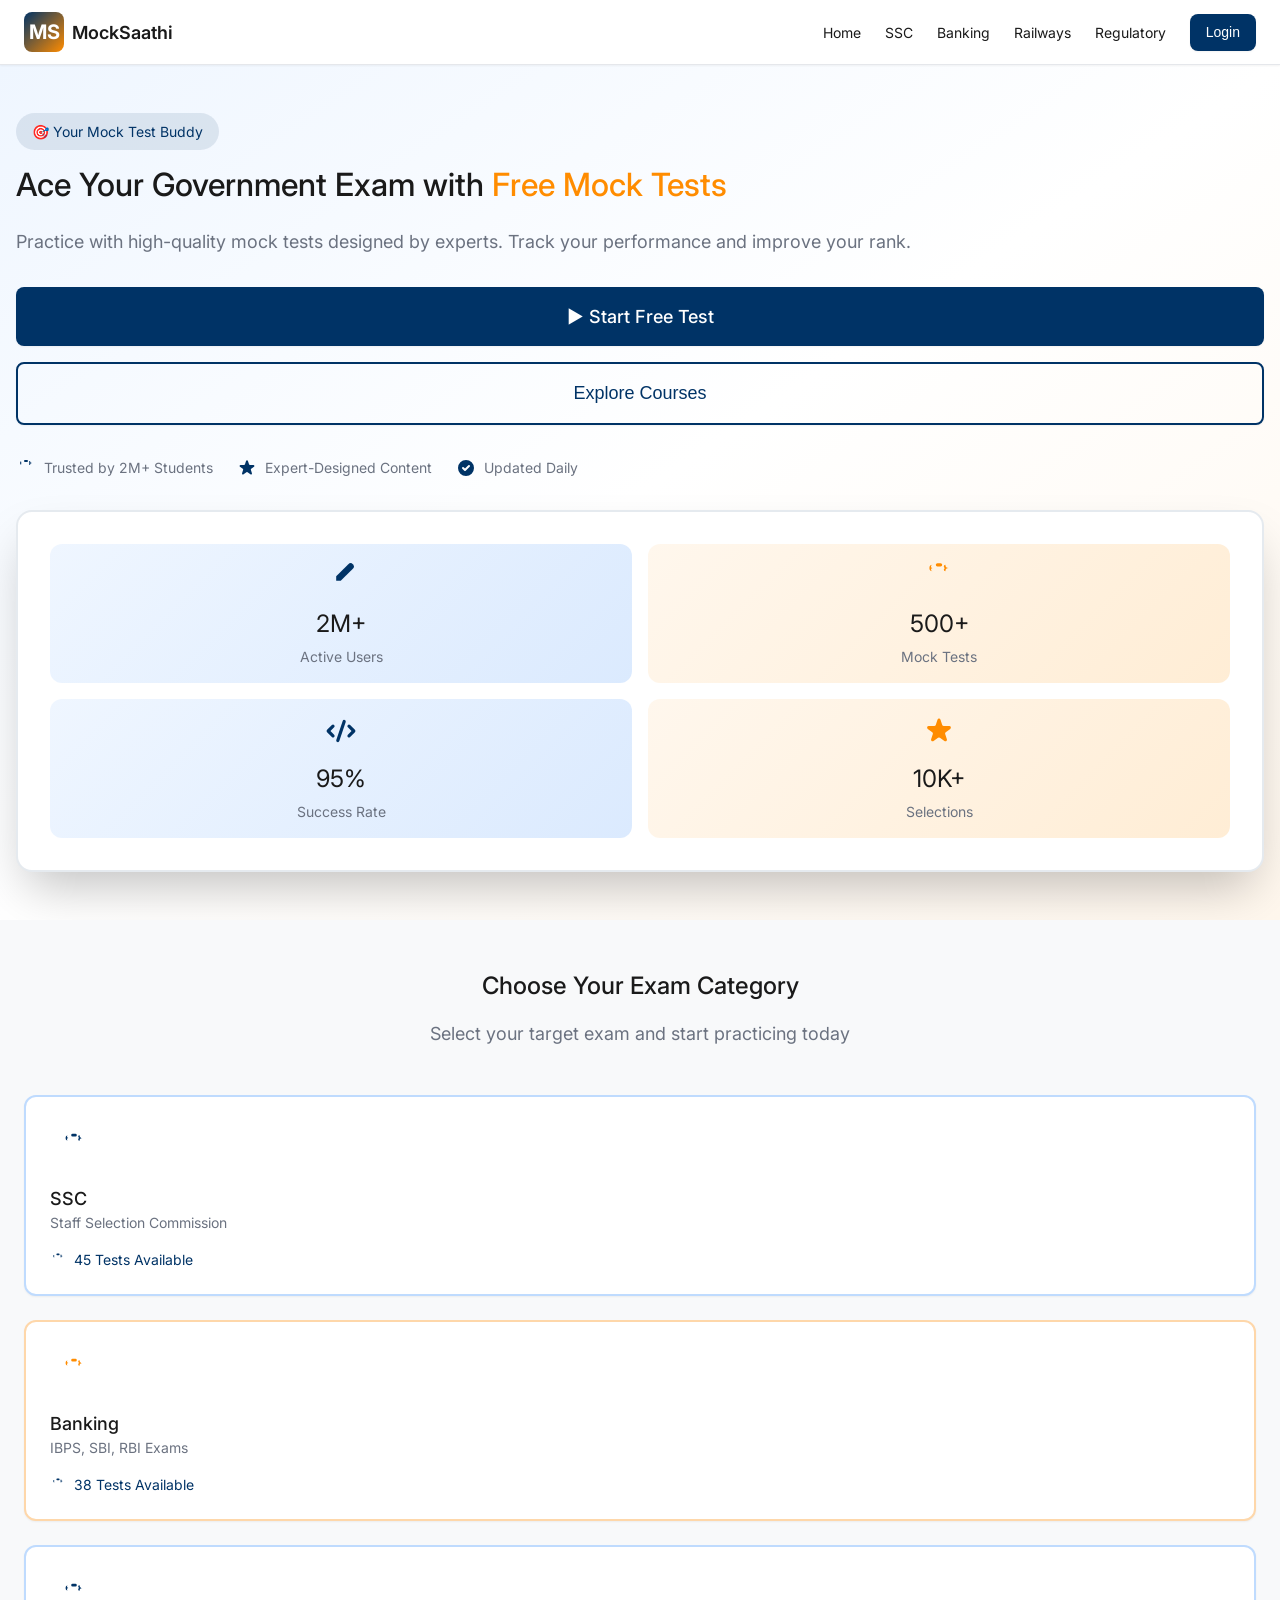
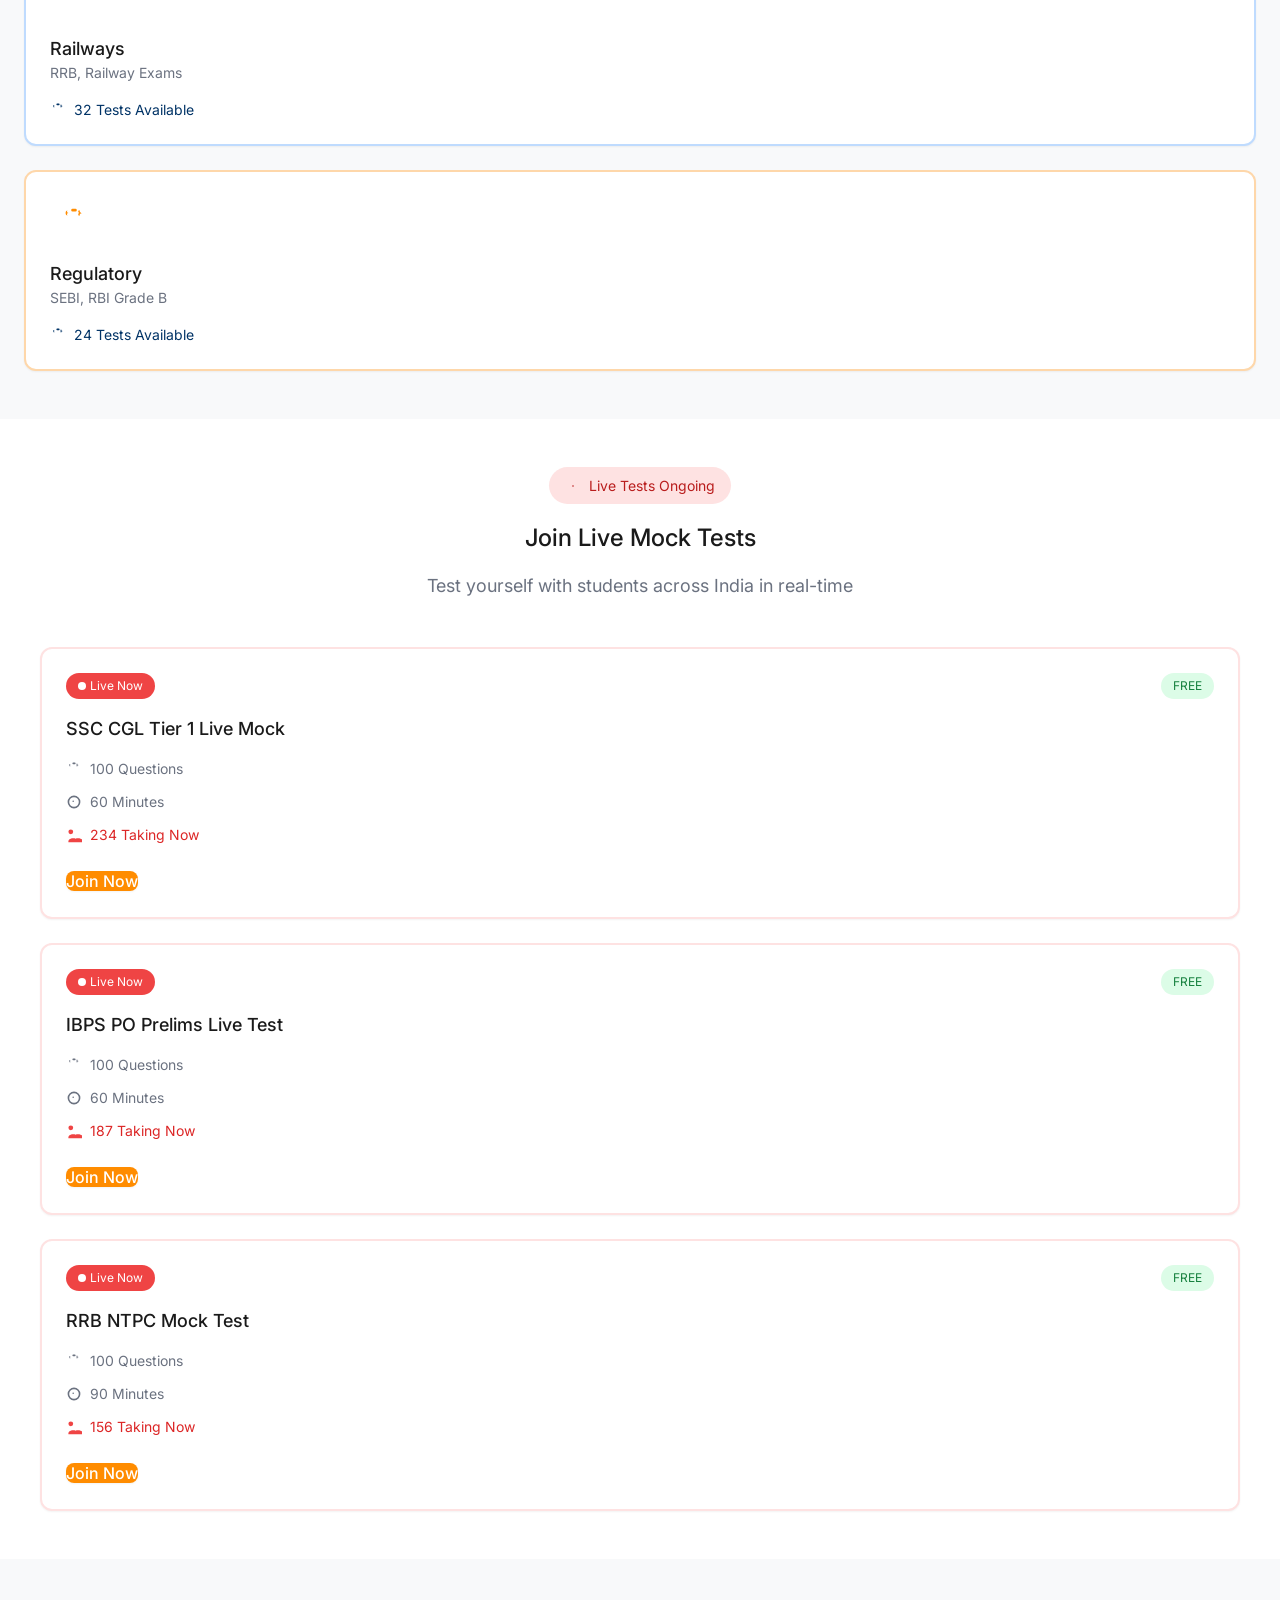
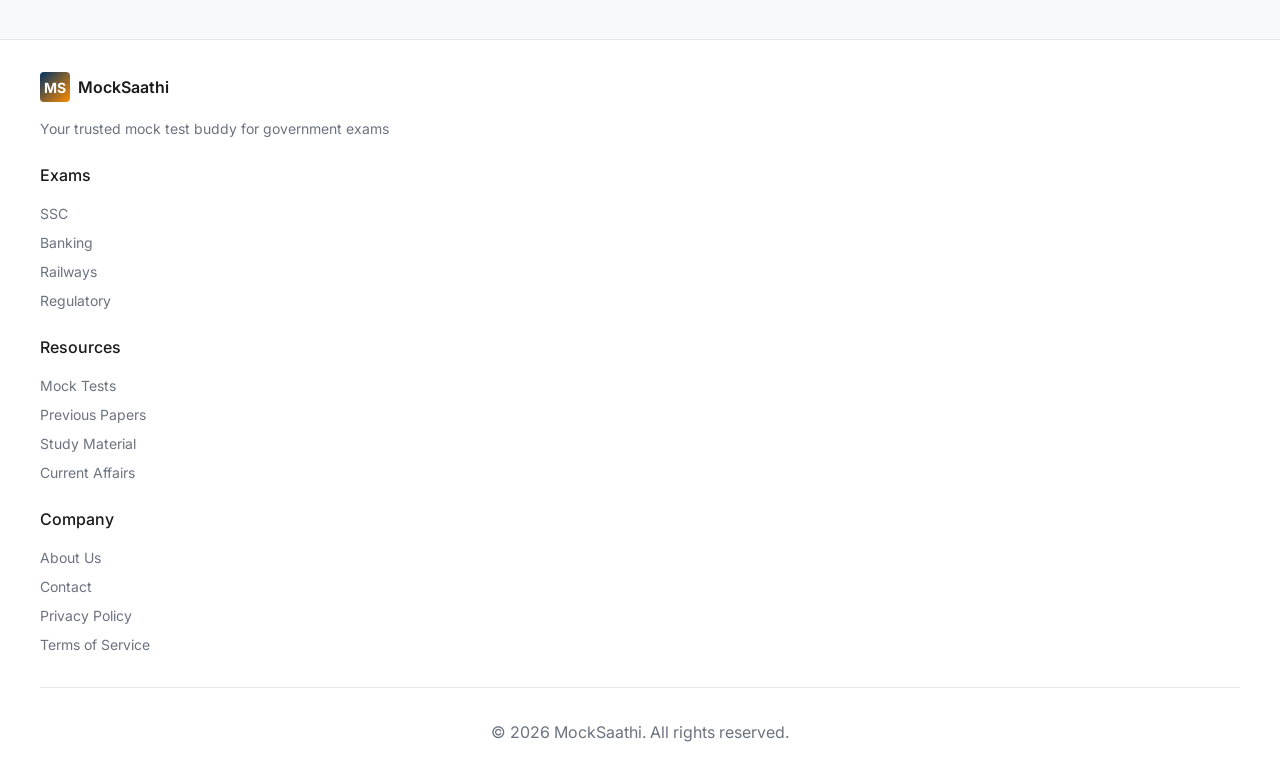
<file: plain-html-version/index.html>
<!DOCTYPE html>
<html lang="en">
<head>
    <meta charset="UTF-8">
    <meta name="viewport" content="width=device-width, initial-scale=1.0">
    <title>MockSaathi - Free Mock Tests for Government Exams</title>
    <link rel="stylesheet" href="styles.css">
    <link href="https://fonts.googleapis.com/css2?family=Inter:wght@400;500;600;700&display=swap" rel="stylesheet">
</head>
<body>
    <div id="app"></div>

    <!-- SVG Icons (for lucide-react replacements) -->
    <svg style="display: none;">
        <defs>
            <symbol id="icon-home" viewBox="0 0 24 24" stroke="currentColor" stroke-width="2" fill="none">
                <path d="M3 9l9-7 9 7v11a2 2 0 0 1-2 2H5a2 2 0 0 1-2-2z"></path>
            </symbol>
            <symbol id="icon-book" viewBox="0 0 24 24" stroke="currentColor" stroke-width="2" fill="none">
                <path d="M4 19.5A2.5 2.5 0 0 1 6.5 17H20"></path><path d="M6.5 2H20v20H6.5A2.5 2.5 0 0 1 4 19.5v-15A2.5 2.5 0 0 1 6.5 2z"></path>
            </symbol>
            <symbol id="icon-briefcase" viewBox="0 0 24 24" stroke="currentColor" stroke-width="2" fill="none">
                <rect x="2" y="7" width="20" height="14" rx="2" ry="2"></rect><path d="M16 7V5a2 2 0 0 0-2-2h-4a2 2 0 0 0-2 2v2"></path>
            </symbol>
            <symbol id="icon-train" viewBox="0 0 24 24" stroke="currentColor" stroke-width="2" fill="none">
                <rect x="3" y="3" width="18" height="13" rx="2" ry="2"></rect><path d="M3 16h18M6 9h1M11 9h1M16 9h1"></path>
            </symbol>
            <symbol id="icon-building" viewBox="0 0 24 24" stroke="currentColor" stroke-width="2" fill="none">
                <path d="M18 4v16M4 4v16M4 4h16"></path><path d="M8 8h1v1H8zM8 12h1v1H8zM8 16h1v1H8zM13 8h1v1h-1zM13 12h1v1h-1zM13 16h1v1h-1z"></path>
            </symbol>
            <symbol id="icon-users" viewBox="0 0 24 24" stroke="currentColor" stroke-width="2" fill="none">
                <path d="M17 21v-2a4 4 0 0 0-4-4H5a4 4 0 0 0-4 4v2"></path><circle cx="9" cy="7" r="4"></circle><path d="M23 21v-2a4 4 0 0 0-3-3.87"></path><path d="M16 3.13a4 4 0 0 1 0 7.75"></path>
            </symbol>
            <symbol id="icon-clock" viewBox="0 0 24 24" stroke="currentColor" stroke-width="2" fill="none">
                <circle cx="12" cy="12" r="10"></circle><polyline points="12 6 12 12 16 14"></polyline>
            </symbol>
            <symbol id="icon-target" viewBox="0 0 24 24" stroke="currentColor" stroke-width="2" fill="none">
                <circle cx="12" cy="12" r="1"></circle><circle cx="12" cy="12" r="5"></circle><circle cx="12" cy="12" r="9"></circle>
            </symbol>
            <symbol id="icon-trophy" viewBox="0 0 24 24" stroke="currentColor" stroke-width="2" fill="none">
                <path d="M6 9H4a2 2 0 0 1-2-2V5a2 2 0 0 1 2-2h16a2 2 0 0 1 2 2v2a2 2 0 0 1-2 2h-2"></path><path d="M6 9c0 1 .895 2.795 2.519 4.686"></path><path d="M18 9c0 1-.895 2.795-2.519 4.686"></path><path d="M9 13.5h6"></path><path d="M9 13.5v3a1 1 0 0 0 1 1h4a1 1 0 0 0 1-1v-3"></path>
            </symbol>
            <symbol id="icon-play" viewBox="0 0 24 24" stroke="currentColor" stroke-width="2" fill="none">
                <polygon points="5 3 19 12 5 21 5 3"></polygon>
            </symbol>
            <symbol id="icon-chevron-down" viewBox="0 0 24 24" stroke="currentColor" stroke-width="2" fill="none">
                <polyline points="6 9 12 15 18 9"></polyline>
            </symbol>
            <symbol id="icon-chevron-right" viewBox="0 0 24 24" stroke="currentColor" stroke-width="2" fill="none">
                <polyline points="9 18 15 12 9 6"></polyline>
            </symbol>
            <symbol id="icon-flag" viewBox="0 0 24 24" stroke="currentColor" stroke-width="2" fill="none">
                <path d="M4 15s1-1 4-1 5 2 8 2 4-1 4-1V3s-1 1-4 1-5-2-8-2-4 1-4 1"></path><line x1="4" y1="22" x2="4" y2="15"></line>
            </symbol>
            <symbol id="icon-chevron-left" viewBox="0 0 24 24" stroke="currentColor" stroke-width="2" fill="none">
                <polyline points="15 18 9 12 15 6"></polyline>
            </symbol>
            <symbol id="icon-shield" viewBox="0 0 24 24" stroke="currentColor" stroke-width="2" fill="none">
                <path d="M12 22s8-4 8-10V5l-8-3-8 3v7c0 6 8 10 8 10z"></path>
            </symbol>
            <symbol id="icon-award" viewBox="0 0 24 24" stroke="currentColor" stroke-width="2" fill="none">
                <circle cx="12" cy="8" r="7"></circle><polyline points="8 14 12 17 16 14"></polyline><line x1="12" y1="17" x2="12" y2="23"></line><line x1="9" y1="23" x2="15" y2="23"></line>
            </symbol>
            <symbol id="icon-check" viewBox="0 0 24 24" stroke="currentColor" stroke-width="2" fill="none">
                <polyline points="20 6 9 17 4 12"></polyline>
            </symbol>
            <symbol id="icon-radio" viewBox="0 0 24 24" stroke="currentColor" stroke-width="2" fill="none">
                <circle cx="12" cy="12" r="1"></circle><path d="M12 7a5 5 0 1 0 0 10 5 5 0 0 0 0-10"></path><path d="M12 2a10 10 0 1 0 0 20 10 10 0 0 0 0-20"></path>
            </symbol>
            <symbol id="icon-menu" viewBox="0 0 24 24" stroke="currentColor" stroke-width="2" fill="none">
                <line x1="3" y1="6" x2="21" y2="6"></line><line x1="3" y1="12" x2="21" y2="12"></line><line x1="3" y1="18" x2="21" y2="18"></line>
            </symbol>
            <symbol id="icon-x" viewBox="0 0 24 24" stroke="currentColor" stroke-width="2" fill="none">
                <line x1="18" y1="6" x2="6" y2="18"></line><line x1="6" y1="6" x2="18" y2="18"></line>
            </symbol>
            <symbol id="icon-share" viewBox="0 0 24 24" stroke="currentColor" stroke-width="2" fill="none">
                <circle cx="18" cy="5" r="3"></circle><circle cx="6" cy="12" r="3"></circle><circle cx="18" cy="19" r="3"></circle><line x1="8.59" y1="13.51" x2="15.42" y2="17.49"></line><line x1="15.41" y1="6.51" x2="8.59" y2="10.49"></line>
            </symbol>
            <symbol id="icon-trending" viewBox="0 0 24 24" stroke="currentColor" stroke-width="2" fill="none">
                <polyline points="23 6 13.5 15.5 8.5 10.5 1 18"></polyline><polyline points="17 6 23 6 23 12"></polyline>
            </symbol>
            <symbol id="icon-crown" viewBox="0 0 24 24" stroke="currentColor" stroke-width="2" fill="none">
                <path d="M6 9l6-6 6 6M6 9h12M6 9l1.5 10.5h9l1.5-10.5"></path>
            </symbol>
        </defs>
    </svg>

    <script src="app.js"></script>
</body>
</html>
</file>
<file: plain-html-version/styles.css>
/* Root Variables */
:root {
    --font-size: 16px;
    --background: #f8f9fa;
    --foreground: #1a1a1a;
    --card: #ffffff;
    --card-foreground: #1a1a1a;
    --primary: #003366;
    --primary-foreground: #ffffff;
    --secondary: #FF8C00;
    --secondary-foreground: #ffffff;
    --muted: #f3f4f6;
    --muted-foreground: #6b7280;
    --accent: #f3f4f6;
    --accent-foreground: #1a1a1a;
    --destructive: #ef4444;
    --destructive-foreground: #ffffff;
    --success: #10b981;
    --success-foreground: #ffffff;
    --border: #e5e7eb;
    --input: #e5e7eb;
    --input-background: #ffffff;
    --ring: #003366;
}

/* Reset and Base Styles */
* {
    margin: 0;
    padding: 0;
    box-sizing: border-box;
    border-color: var(--border);
}

html {
    font-size: var(--font-size);
    scroll-behavior: smooth;
}

body {
    font-family: 'Inter', sans-serif;
    background-color: var(--background);
    color: var(--foreground);
    line-height: 1.5;
}

/* Typography */
h1 {
    font-size: 2rem;
    font-weight: 500;
    line-height: 1.5;
}

h2 {
    font-size: 1.5rem;
    font-weight: 500;
    line-height: 1.5;
}

h3 {
    font-size: 1.125rem;
    font-weight: 500;
    line-height: 1.5;
}

h4 {
    font-size: 1rem;
    font-weight: 500;
    line-height: 1.5;
}

p {
    font-size: 1rem;
    font-weight: 400;
    line-height: 1.5;
}

label {
    font-size: 1rem;
    font-weight: 500;
    line-height: 1.5;
}

button {
    font-size: 1rem;
    font-weight: 500;
    line-height: 1.5;
}

input {
    font-size: 1rem;
    font-weight: 400;
    line-height: 1.5;
}

/* Utility Classes */
.container {
    max-width: 80rem;
    margin: 0 auto;
    padding: 0 1rem;
}

.grid {
    display: grid;
    gap: 1rem;
}

.grid-cols-1 {
    grid-template-columns: 1fr;
}

.grid-cols-2 {
    grid-template-columns: repeat(2, 1fr);
}

.grid-cols-4 {
    grid-template-columns: repeat(4, 1fr);
}

.grid-cols-5 {
    grid-template-columns: repeat(5, 1fr);
}

@media (max-width: 640px) {
    .grid-cols-2 {
        grid-template-columns: repeat(2, 1fr);
    }
}

@media (min-width: 768px) {
    .grid-cols-2 {
        grid-template-columns: repeat(2, 1fr);
    }
    
    .grid-cols-3 {
        grid-template-columns: repeat(3, 1fr);
    }

    .grid-cols-4 {
        grid-template-columns: repeat(4, 1fr);
    }
}

@media (min-width: 1024px) {
    .grid-cols-4 {
        grid-template-columns: repeat(4, 1fr);
    }
}

.flex {
    display: flex;
}

.flex-col {
    flex-direction: column;
}

.items-center {
    align-items: center;
}

.items-start {
    align-items: flex-start;
}

.justify-between {
    justify-content: space-between;
}

.justify-center {
    justify-content: center;
}

.gap-1 {
    gap: 0.25rem;
}

.gap-2 {
    gap: 0.5rem;
}

.gap-3 {
    gap: 0.75rem;
}

.gap-4 {
    gap: 1rem;
}

.gap-6 {
    gap: 1.5rem;
}

.gap-8 {
    gap: 2rem;
}

.gap-x-2 {
    column-gap: 0.5rem;
}

.gap-x-4 {
    column-gap: 1rem;
}

.gap-y-3 {
    row-gap: 0.75rem;
}

.gap-y-5 {
    row-gap: 1.25rem;
}

.w-full {
    width: 100%;
}

.w-auto {
    width: auto;
}

.h-full {
    height: 100%;
}

.text-center {
    text-align: center;
}

.text-left {
    text-align: left;
}

.text-right {
    text-align: right;
}

.mx-auto {
    margin-left: auto;
    margin-right: auto;
}

.mb-2 {
    margin-bottom: 0.5rem;
}

.mb-3 {
    margin-bottom: 0.75rem;
}

.mb-4 {
    margin-bottom: 1rem;
}

.mb-6 {
    margin-bottom: 1.5rem;
}

.mb-8 {
    margin-bottom: 2rem;
}

.mt-2 {
    margin-top: 0.5rem;
}

.mt-4 {
    margin-top: 1rem;
}

.mt-6 {
    margin-top: 1.5rem;
}

.py-2 {
    padding-top: 0.5rem;
    padding-bottom: 0.5rem;
}

.py-3 {
    padding-top: 0.75rem;
    padding-bottom: 0.75rem;
}

.py-4 {
    padding-top: 1rem;
    padding-bottom: 1rem;
}

.px-2 {
    padding-left: 0.5rem;
    padding-right: 0.5rem;
}

.px-3 {
    padding-left: 0.75rem;
    padding-right: 0.75rem;
}

.px-4 {
    padding-left: 1rem;
    padding-right: 1rem;
}

.px-5 {
    padding-left: 1.25rem;
    padding-right: 1.25rem;
}

.px-6 {
    padding-left: 1.5rem;
    padding-right: 1.5rem;
}

.px-8 {
    padding-left: 2rem;
    padding-right: 2rem;
}

.p-2 {
    padding: 0.5rem;
}

.p-3 {
    padding: 0.75rem;
}

.p-4 {
    padding: 1rem;
}

.p-6 {
    padding: 1.5rem;
}

.p-8 {
    padding: 2rem;
}

.rounded {
    border-radius: 0.25rem;
}

.rounded-lg {
    border-radius: 0.5rem;
}

.rounded-xl {
    border-radius: 0.75rem;
}

.rounded-2xl {
    border-radius: 1rem;
}

.rounded-full {
    border-radius: 9999px;
}

.border {
    border: 1px solid var(--border);
}

.border-2 {
    border: 2px solid var(--border);
}

.border-b {
    border-bottom: 1px solid var(--border);
}

.border-t {
    border-top: 1px solid var(--border);
}

.border-l {
    border-left: 1px solid var(--border);
}

.border-l-4 {
    border-left: 4px solid;
}

.border-blue-200 {
    border-color: #bfdbfe;
}

.border-orange-200 {
    border-color: #fed7aa;
}

.border-blue-100 {
    border-color: #dbeafe;
}

.border-red-100 {
    border-color: #fee2e2;
}

.border-green-200 {
    border-color: #bbf7d0;
}

.border-purple-200 {
    border-color: #e9d5ff;
}

.border-orange-500 {
    border-color: #f97316;
}

.border-l-secondary {
    border-left-color: var(--secondary);
}

.shadow-sm {
    box-shadow: 0 1px 2px 0 rgba(0, 0, 0, 0.05);
}

.shadow-md {
    box-shadow: 0 4px 6px -1px rgba(0, 0, 0, 0.1);
}

.shadow-lg {
    box-shadow: 0 10px 15px -3px rgba(0, 0, 0, 0.1);
}

.shadow-xl {
    box-shadow: 0 20px 25px -5px rgba(0, 0, 0, 0.1);
}

.shadow-2xl {
    box-shadow: 0 25px 50px -12px rgba(0, 0, 0, 0.25);
}

.bg-background {
    background-color: var(--background);
}

.bg-card {
    background-color: var(--card);
}

.bg-white {
    background-color: #ffffff;
}

.bg-gray-50 {
    background-color: #f9fafb;
}

.bg-gray-100 {
    background-color: #f3f4f6;
}

.bg-gray-200 {
    background-color: #e5e7eb;
}

.bg-gray-300 {
    background-color: #d1d5db;
}

.bg-blue-50 {
    background-color: #eff6ff;
}

.bg-blue-100 {
    background-color: #dbeafe;
}

.bg-blue-200 {
    background-color: #bfdbfe;
}

.bg-orange-50 {
    background-color: #fff7ed;
}

.bg-orange-100 {
    background-color: #ffedd5;
}

.bg-orange-500 {
    background-color: #f97316;
}

.bg-red-50 {
    background-color: #fef2f2;
}

.bg-red-100 {
    background-color: #fee2e2;
}

.bg-red-500 {
    background-color: #ef4444;
}

.bg-red-600 {
    background-color: #dc2626;
}

.bg-green-50 {
    background-color: #f0fdf4;
}

.bg-green-100 {
    background-color: #dcfce7;
}

.bg-green-400 {
    background-color: #4ade80;
}

.bg-green-600 {
    background-color: #16a34a;
}

.bg-purple-100 {
    background-color: #f3e8ff;
}

.bg-purple-600 {
    background-color: #9333ea;
}

.bg-yellow-400 {
    background-color: #facc15;
}

.bg-yellow-500 {
    background-color: #eab308;
}

.bg-yellow-600 {
    background-color: #ca8a04;
}

.bg-primary {
    background-color: var(--primary);
}

.bg-secondary {
    background-color: var(--secondary);
}

.bg-destructive {
    background-color: var(--destructive);
}

.bg-gradient-to-br {
    background-image: linear-gradient(to bottom right, var(--tw-gradient-stops));
}

.bg-gradient-to-r {
    background-image: linear-gradient(to right, var(--tw-gradient-stops));
}

.from-blue-50 {
    --tw-gradient-stops: #eff6ff, var(--tw-gradient-to, rgba(239, 246, 255, 0));
}

.via-white {
    --tw-gradient-stops: #ffffff, var(--tw-gradient-to, rgba(255, 255, 255, 0));
}

.to-orange-50 {
    --tw-gradient-to: #fff7ed;
}

.from-blue-100 {
    --tw-gradient-stops: #dbeafe, var(--tw-gradient-to, rgba(219, 234, 254, 0));
}

.to-orange-100 {
    --tw-gradient-to: #ffedd5;
}

.from-yellow-400 {
    --tw-gradient-stops: #facc15, var(--tw-gradient-to, rgba(250, 204, 21, 0));
}

.to-yellow-600 {
    --tw-gradient-to: #ca8a04;
}

.from-gray-300 {
    --tw-gradient-stops: #d1d5db, var(--tw-gradient-to, rgba(209, 213, 219, 0));
}

.to-gray-500 {
    --tw-gradient-to: #6b7280;
}

.from-orange-400 {
    --tw-gradient-stops: #fb923c, var(--tw-gradient-to, rgba(251, 146, 60, 0));
}

.to-orange-600 {
    --tw-gradient-to: #ea580c;
}

.from-green-400 {
    --tw-gradient-stops: #4ade80, var(--tw-gradient-to, rgba(74, 222, 128, 0));
}

.to-green-600 {
    --tw-gradient-to: #16a34a;
}

.from-blue-400 {
    --tw-gradient-stops: #60a5fa, var(--tw-gradient-to, rgba(96, 165, 250, 0));
}

.to-blue-600 {
    --tw-gradient-to: #2563eb;
}

.text-white {
    color: #ffffff;
}

.text-foreground {
    color: var(--foreground);
}

.text-primary {
    color: var(--primary);
}

.text-secondary {
    color: var(--secondary);
}

.text-muted-foreground {
    color: var(--muted-foreground);
}

.text-red-500 {
    color: #ef4444;
}

.text-red-600 {
    color: #dc2626;
}

.text-red-700 {
    color: #b91c1c;
}

.text-orange-600 {
    color: #ea580c;
}

.text-orange-700 {
    color: #c2410c;
}

.text-green-600 {
    color: #16a34a;
}

.text-green-700 {
    color: #15803d;
}

.text-blue-600 {
    color: #2563eb;
}

.text-purple-600 {
    color: #9333ea;
}

.text-gray-600 {
    color: #4b5563;
}

.text-gray-700 {
    color: #374151;
}

.text-destructive-foreground {
    color: var(--destructive-foreground);
}

.text-secondary-foreground {
    color: var(--secondary-foreground);
}

.text-primary-foreground {
    color: var(--primary-foreground);
}

.text-xs {
    font-size: 0.75rem;
}

.text-sm {
    font-size: 0.875rem;
}

.text-base {
    font-size: 1rem;
}

.text-lg {
    font-size: 1.125rem;
}

.text-xl {
    font-size: 1.25rem;
}

.text-2xl {
    font-size: 1.5rem;
}

.text-3xl {
    font-size: 1.875rem;
}

.text-4xl {
    font-size: 2.25rem;
}

.text-5xl {
    font-size: 3rem;
}

.text-6xl {
    font-size: 3.75rem;
}

.font-normal {
    font-weight: 400;
}

.font-medium {
    font-weight: 500;
}

.font-semibold {
    font-weight: 600;
}

.font-bold {
    font-weight: 700;
}

.truncate {
    overflow: hidden;
    text-overflow: ellipsis;
    white-space: nowrap;
}

.whitespace-nowrap {
    white-space: nowrap;
}

.leading-tight {
    line-height: 1.25;
}

.leading-relaxed {
    line-height: 1.625;
}

/* Link Styles */
a {
    text-decoration: none;
    color: inherit;
}

a:hover {
    color: var(--secondary);
}

.hover\:text-secondary:hover {
    color: var(--secondary);
}

.hover\:bg-gray-100:hover {
    background-color: #f3f4f6;
}

.hover\:bg-gray-300:hover {
    background-color: #d1d5db;
}

.hover\:bg-gray-50:hover {
    background-color: #f9fafb;
}

.hover\:border-orange-500:hover {
    border-color: #f97316;
}

.hover\:border-primary\/50:hover {
    border-color: rgba(0, 51, 102, 0.5);
}

.hover\:border-secondary:hover {
    border-color: var(--secondary);
}

.hover\:shadow-md:hover {
    box-shadow: 0 4px 6px -1px rgba(0, 0, 0, 0.1);
}

.hover\:shadow-lg:hover {
    box-shadow: 0 10px 15px -3px rgba(0, 0, 0, 0.1);
}

/* Button Styles */
button {
    cursor: pointer;
    border: none;
    transition: all 0.2s;
    display: inline-flex;
    align-items: center;
    justify-content: center;
}

button:disabled {
    opacity: 0.5;
    cursor: not-allowed;
}

.btn {
    border-radius: 0.5rem;
    transition: all 0.2s;
    font-weight: 500;
    border: none;
    cursor: pointer;
}

.btn-primary {
    background-color: var(--primary);
    color: var(--primary-foreground);
    box-shadow: 0 1px 2px 0 rgba(0, 0, 0, 0.05);
}

.btn-primary:hover {
    background-color: #002952;
    box-shadow: 0 4px 6px -1px rgba(0, 0, 0, 0.1);
}

.btn-secondary {
    background-color: var(--secondary);
    color: var(--secondary-foreground);
    box-shadow: 0 1px 2px 0 rgba(0, 0, 0, 0.05);
}

.btn-secondary:hover {
    background-color: #e67e00;
    box-shadow: 0 4px 6px -1px rgba(0, 0, 0, 0.1);
}

.btn-outline {
    border: 2px solid var(--primary);
    color: var(--primary);
    background-color: transparent;
    box-shadow: 0 1px 2px 0 rgba(0, 0, 0, 0.05);
}

.btn-outline:hover {
    background-color: var(--primary);
    color: var(--primary-foreground);
    box-shadow: 0 4px 6px -1px rgba(0, 0, 0, 0.1);
}

.btn-destructive {
    background-color: var(--destructive);
    color: var(--destructive-foreground);
    box-shadow: 0 1px 2px 0 rgba(0, 0, 0, 0.05);
}

.btn-destructive:hover {
    background-color: #dc2626;
    box-shadow: 0 4px 6px -1px rgba(0, 0, 0, 0.1);
}

.btn-sm {
    padding: 0.5rem 1rem;
    font-size: 0.875rem;
}

.btn-md {
    padding: 0.75rem 1.5rem;
    font-size: 1rem;
}

.btn-lg {
    padding: 1rem 2rem;
    font-size: 1.125rem;
}

/* Card Styles */
.card {
    background-color: var(--card);
    border: 1px solid var(--border);
    border-radius: 0.75rem;
    padding: 1.5rem;
    transition: all 0.2s;
    box-shadow: 0 1px 2px 0 rgba(0, 0, 0, 0.05);
}

.card:hover {
    box-shadow: 0 10px 15px -3px rgba(0, 0, 0, 0.1);
    border-color: rgba(0, 51, 102, 0.3);
    transition: all 0.2s;
}

.card.clickable {
    cursor: pointer;
}

/* Navbar */
nav {
    border-bottom: 1px solid var(--border);
    background-color: white;
    position: sticky;
    top: 0;
    z-index: 50;
    box-shadow: 0 1px 2px 0 rgba(0, 0, 0, 0.05);
}

nav .navbar-content {
    max-width: 80rem;
    margin: 0 auto;
    padding: 0.75rem 1.5rem;
    display: flex;
    align-items: center;
    justify-content: space-between;
}

nav .logo {
    height: 2.5rem;
}

nav .nav-links {
    display: none;
    align-items: center;
    gap: 1.5rem;
}

nav .nav-links a {
    font-size: 0.875rem;
    color: var(--foreground);
    transition: color 0.2s;
}

nav .nav-links a:hover {
    color: var(--secondary);
}

@media (min-width: 768px) {
    nav .nav-links {
        display: flex;
    }
    
    nav .menu-btn {
        display: none;
    }
}

.menu-btn {
    background: none;
    border: none;
    cursor: pointer;
    width: 1.5rem;
    height: 1.5rem;
    display: flex;
    align-items: center;
    justify-content: center;
}

.menu-btn svg {
    width: 1.5rem;
    height: 1.5rem;
}

/* Badge Styles */
.badge {
    display: inline-flex;
    align-items: center;
    padding: 0.5rem 0.75rem;
    border-radius: 9999px;
    font-size: 0.75rem;
    font-weight: 500;
}

.badge-success {
    background-color: #dcfce7;
    color: #15803d;
}

.badge-primary {
    background-color: #dbeafe;
    color: #1e40af;
}

.badge-secondary {
    background-color: rgba(255, 140, 0, 0.1);
    color: var(--secondary);
}

.badge-red {
    background-color: #fee2e2;
    color: #b91c1c;
}

/* Display Utilities */
.hidden {
    display: none;
}

.block {
    display: block;
}

.inline-block {
    display: inline-block;
}

.inline-flex {
    display: inline-flex;
}

@media (min-width: 1024px) {
    .lg\:block {
        display: block;
    }
    
    .lg\:hidden {
        display: none;
    }
    
    .lg\:flex {
        display: flex;
    }
}

@media (max-width: 768px) {
    .md\:hidden {
        display: none;
    }
    
    .sm\:hidden {
        display: none;
    }
}

/* Animation Classes */
.animate-bounce {
    animation: bounce 1s infinite;
}

.animate-pulse {
    animation: pulse 2s cubic-bezier(0.4, 0, 0.6, 1) infinite;
}

@keyframes bounce {
    0%, 100% { transform: translateY(0); }
    50% { transform: translateY(-25%); }
}

@keyframes pulse {
    0%, 100% { opacity: 1; }
    50% { opacity: 0.5; }
}

/* Transition Utilities */
.transition-all {
    transition-property: all;
    transition-timing-function: cubic-bezier(0.4, 0, 0.2, 1);
    transition-duration: 150ms;
}

.transition-colors {
    transition-property: background-color, border-color, color, fill, stroke;
    transition-timing-function: cubic-bezier(0.4, 0, 0.2, 1);
    transition-duration: 150ms;
}

.transition-transform {
    transition-property: transform;
    transition-timing-function: cubic-bezier(0.4, 0, 0.2, 1);
    transition-duration: 150ms;
}

.duration-200 {
    transition-duration: 200ms;
}

.duration-500 {
    transition-duration: 500ms;
}

/* Opacity Utilities */
.opacity-50 {
    opacity: 0.5;
}

.opacity-60 {
    opacity: 0.6;
}

.opacity-100 {
    opacity: 1;
}

/* Max-width Utilities */
.max-w-4xl {
    max-width: 56rem;
}

.max-w-6xl {
    max-width: 72rem;
}

.max-w-7xl {
    max-width: 80rem;
}

/* Overflow Utilities */
.overflow-hidden {
    overflow: hidden;
}

.overflow-x-auto {
    overflow-x: auto;
}

.overflow-y-auto {
    overflow-y: auto;
}

/* Sticky and Fixed */
.sticky {
    position: sticky;
}

.fixed {
    position: fixed;
}

.top-0 {
    top: 0;
}

.inset-0 {
    top: 0;
    right: 0;
    bottom: 0;
    left: 0;
}

.inset-y-0 {
    top: 0;
    bottom: 0;
}

.right-0 {
    right: 0;
}

.z-40 {
    z-index: 40;
}

.z-50 {
    z-index: 50;
}

.z-40 {
    z-index: 40;
}

/* Ring Utilities */
.ring-2 {
    box-shadow: 0 0 0 2px var(--ring);
}

.ring-offset-2 {
    box-shadow: 0 0 0 2px var(--ring), 0 0 0 4px white;
}

.ring-secondary {
    --ring: var(--secondary);
}

/* Special Utilities */
.min-h-screen {
    min-height: 100vh;
}

.h-screen {
    height: 100vh;
}

.h-auto {
    height: auto;
}

.h-1 {
    height: 0.25rem;
}

.h-2 {
    height: 0.5rem;
}

.h-3 {
    height: 0.75rem;
}

.h-4 {
    height: 1rem;
}

.h-6 {
    height: 1.5rem;
}

.h-8 {
    height: 2rem;
}

.h-10 {
    height: 2.5rem;
}

.h-12 {
    height: 3rem;
}

.h-16 {
    height: 4rem;
}

.h-20 {
    height: 5rem;
}

.w-1 {
    width: 0.25rem;
}

.w-2 {
    width: 0.5rem;
}

.w-3 {
    width: 0.75rem;
}

.w-4 {
    width: 1rem;
}

.w-5 {
    width: 1.25rem;
}

.w-6 {
    width: 1.5rem;
}

.w-8 {
    width: 2rem;
}

.w-10 {
    width: 2.5rem;
}

.w-12 {
    width: 3rem;
}

.w-16 {
    width: 4rem;
}

.w-40 {
    width: 10rem;
}

.w-80 {
    width: 20rem;
}

.flex-1 {
    flex: 1;
}

.flex-shrink-0 {
    flex-shrink: 0;
}

.transform {
    transform: translate(0);
}

.-translate-x-1\/2 {
    transform: translateX(-50%);
}

.bottom-8 {
    bottom: 2rem;
}

.left-1\/2 {
    left: 50%;
}

.relative {
    position: relative;
}

.cursor-pointer {
    cursor: pointer;
}

.pointer-events-none {
    pointer-events: none;
}

.line-clamp-1 {
    overflow: hidden;
    display: -webkit-box;
    -webkit-box-orient: vertical;
    -webkit-line-clamp: 1;
}

.line-clamp-2 {
    overflow: hidden;
    display: -webkit-box;
    -webkit-box-orient: vertical;
    -webkit-line-clamp: 2;
}

/* Responsive Utilities */
@media (min-width: 640px) {
    .sm\:grid-cols-2 {
        grid-template-columns: repeat(2, 1fr);
    }

    .sm\:flex-row {
        flex-direction: row;
    }

    .sm\:w-auto {
        width: auto;
    }

    .sm\:inline {
        display: inline;
    }

    .sm\:hidden {
        display: none;
    }

    .sm\:px-6 {
        padding-left: 1.5rem;
        padding-right: 1.5rem;
    }

    .sm\:text-base {
        font-size: 1rem;
    }

    .sm\:flex {
        display: flex;
    }
}

@media (min-width: 768px) {
    .md\:flex {
        display: flex;
    }

    .md\:flex-row {
        flex-direction: row;
    }

    .md\:hidden {
        display: none;
    }

    .md\:grid-cols-2 {
        grid-template-columns: repeat(2, 1fr);
    }

    .md\:grid-cols-3 {
        grid-template-columns: repeat(3, 1fr);
    }

    .md\:grid-cols-4 {
        grid-template-columns: repeat(4, 1fr);
    }

    .md\:gap-4 {
        gap: 1rem;
    }

    .md\:gap-6 {
        gap: 1.5rem;
    }

    .md\:gap-8 {
        gap: 2rem;
    }

    .md\:mb-8 {
        margin-bottom: 2rem;
    }

    .md\:mb-12 {
        margin-bottom: 3rem;
    }

    .md\:px-6 {
        padding-left: 1.5rem;
        padding-right: 1.5rem;
    }

    .md\:py-8 {
        padding-top: 2rem;
        padding-bottom: 2rem;
    }

    .md\:py-12 {
        padding-top: 3rem;
        padding-bottom: 3rem;
    }

    .md\:py-20 {
        padding-top: 5rem;
        padding-bottom: 5rem;
    }

    .md\:text-base {
        font-size: 1rem;
    }

    .md\:text-lg {
        font-size: 1.125rem;
    }

    .md\:text-xl {
        font-size: 1.25rem;
    }

    .md\:text-2xl {
        font-size: 1.5rem;
    }

    .md\:text-3xl {
        font-size: 1.875rem;
    }

    .md\:text-4xl {
        font-size: 2.25rem;
    }

    .md\:w-auto {
        width: auto;
    }

    .md\:w-40 {
        width: 10rem;
    }

    .md\:w-48 {
        width: 12rem;
    }

    .md\:h-10 {
        height: 2.5rem;
    }

    .md\:h-12 {
        height: 3rem;
    }

    .md\:h-16 {
        height: 4rem;
    }

    .md\:w-12 {
        width: 3rem;
    }

    .md\:w-16 {
        width: 4rem;
    }
}

@media (min-width: 1024px) {
    .lg\:grid-cols-2 {
        grid-template-columns: repeat(2, 1fr);
    }

    .lg\:grid-cols-4 {
        grid-template-columns: repeat(4, 1fr);
    }

    .lg\:block {
        display: block;
    }

    .lg\:hidden {
        display: none;
    }

    .lg\:shadow-none {
        box-shadow: none;
    }

    .lg\:p-10 {
        padding: 2.5rem;
    }

    .lg\:w-48 {
        width: 12rem;
    }
}

/* Table Styles */
table {
    width: 100%;
    border-collapse: collapse;
}

thead {
    background-color: transparent;
}

thead tr {
    border-bottom: 2px solid var(--border);
}

tbody tr {
    border-bottom: 1px solid var(--border);
}

tbody tr:last-child {
    border-bottom: none;
}

tbody tr:hover {
    background-color: #f9fafb;
}

th, td {
    text-align: left;
    padding: 0.75rem 1rem;
    font-size: 0.875rem;
}

/* Modal Overlay */
.modal-overlay {
    position: fixed;
    inset: 0;
    background-color: rgba(0, 0, 0, 0.5);
    z-index: 40;
}
</file>
